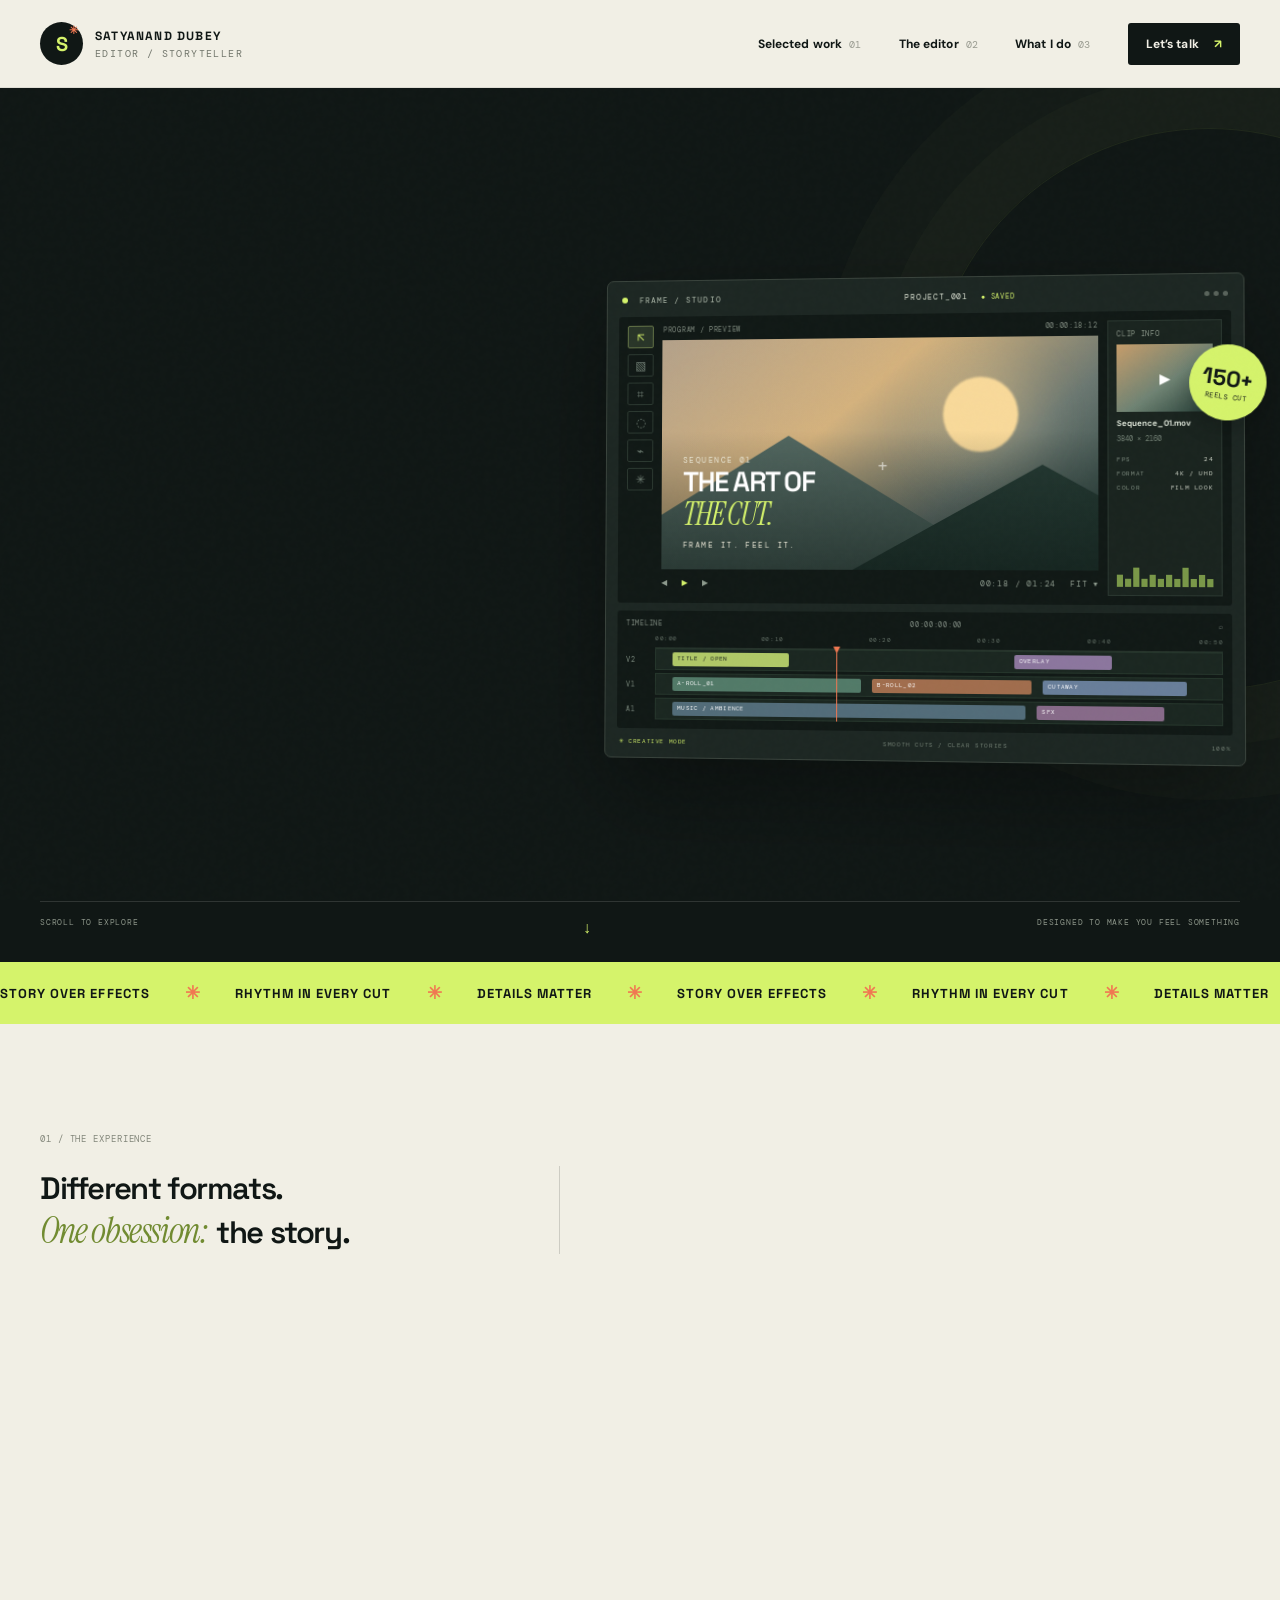
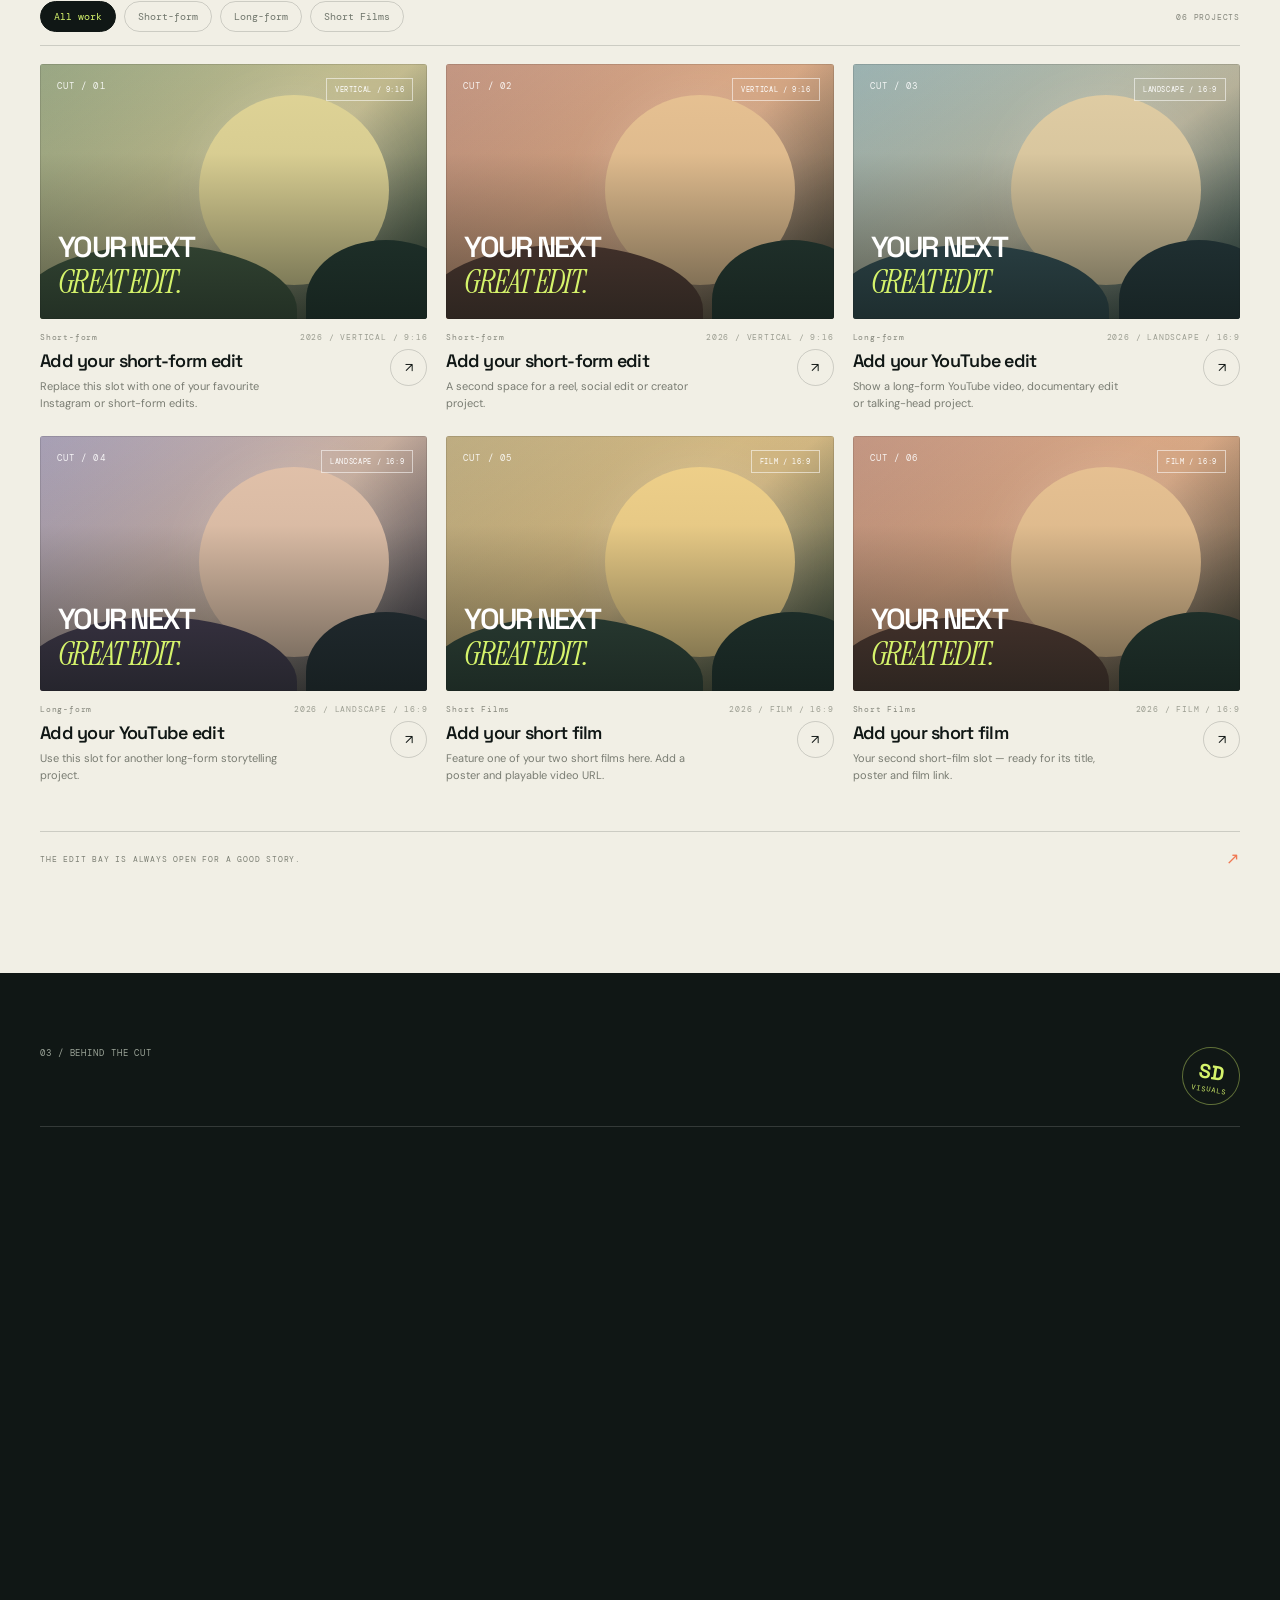
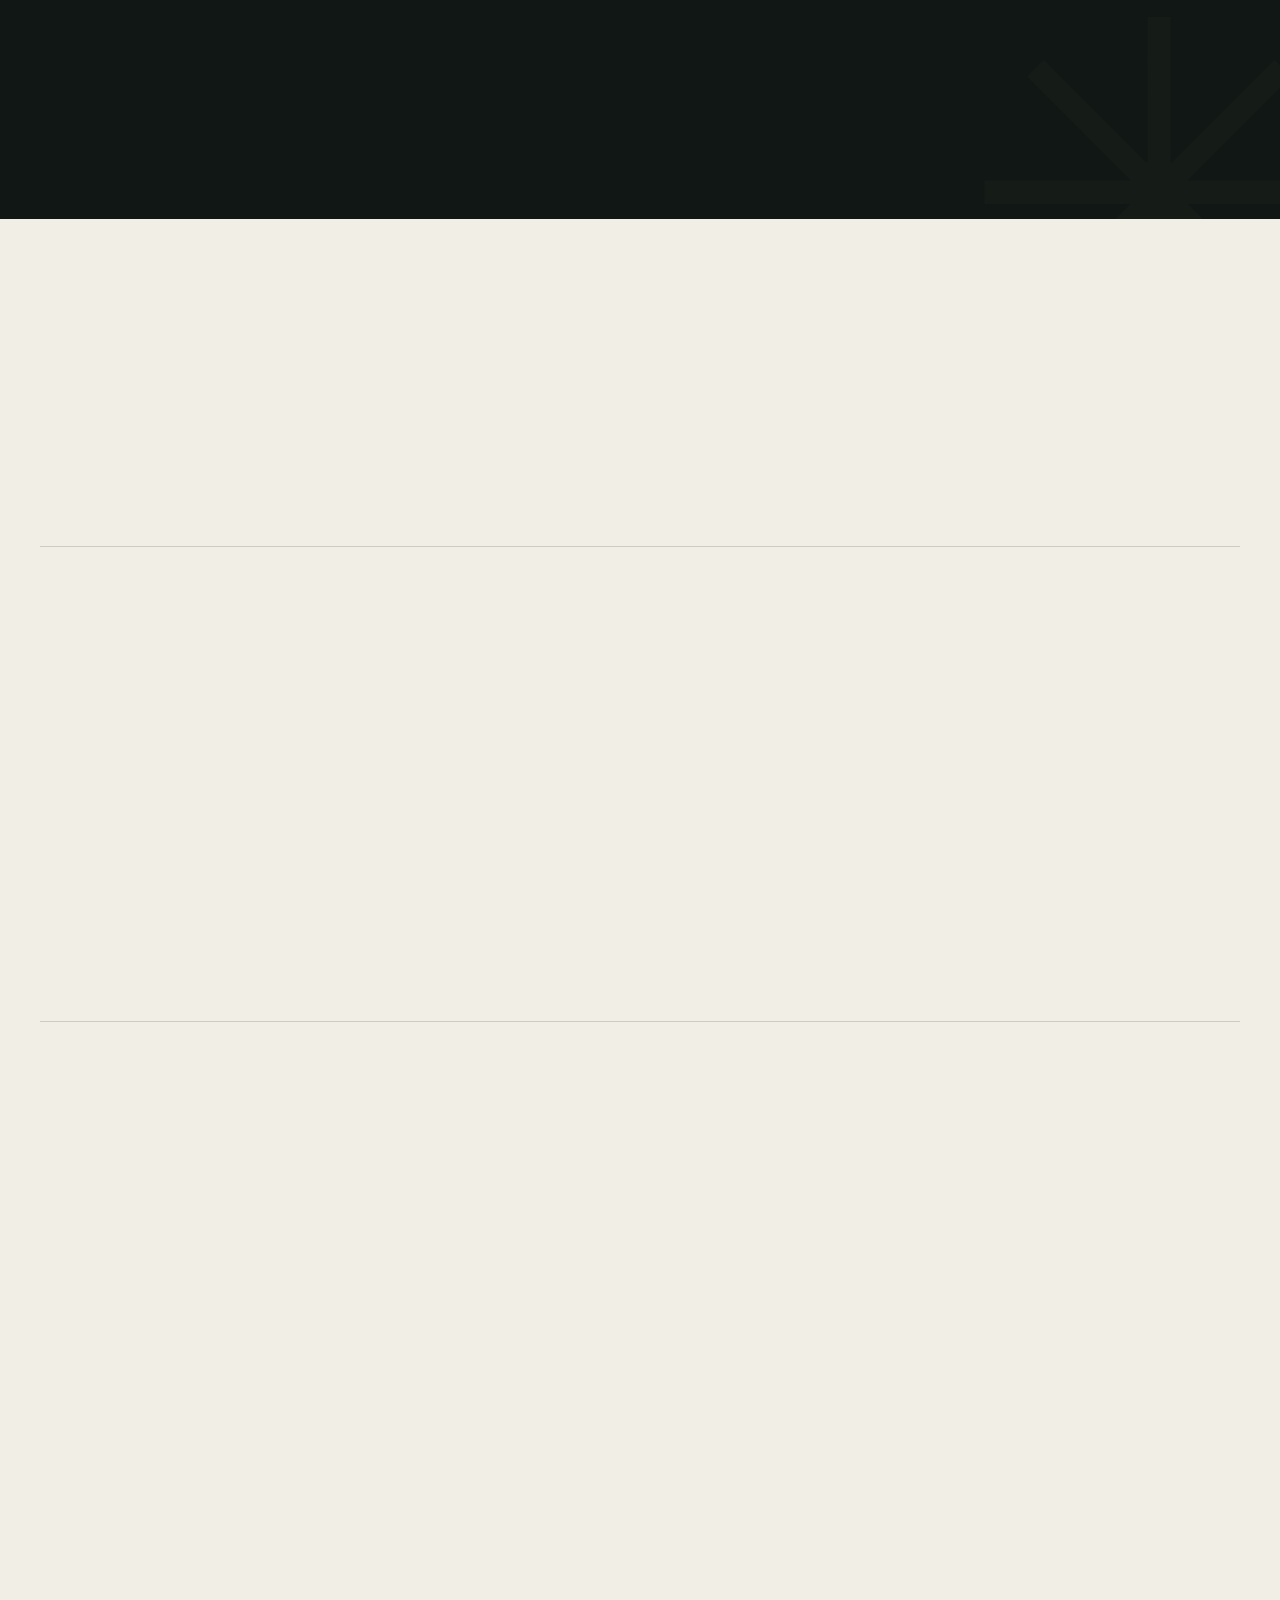
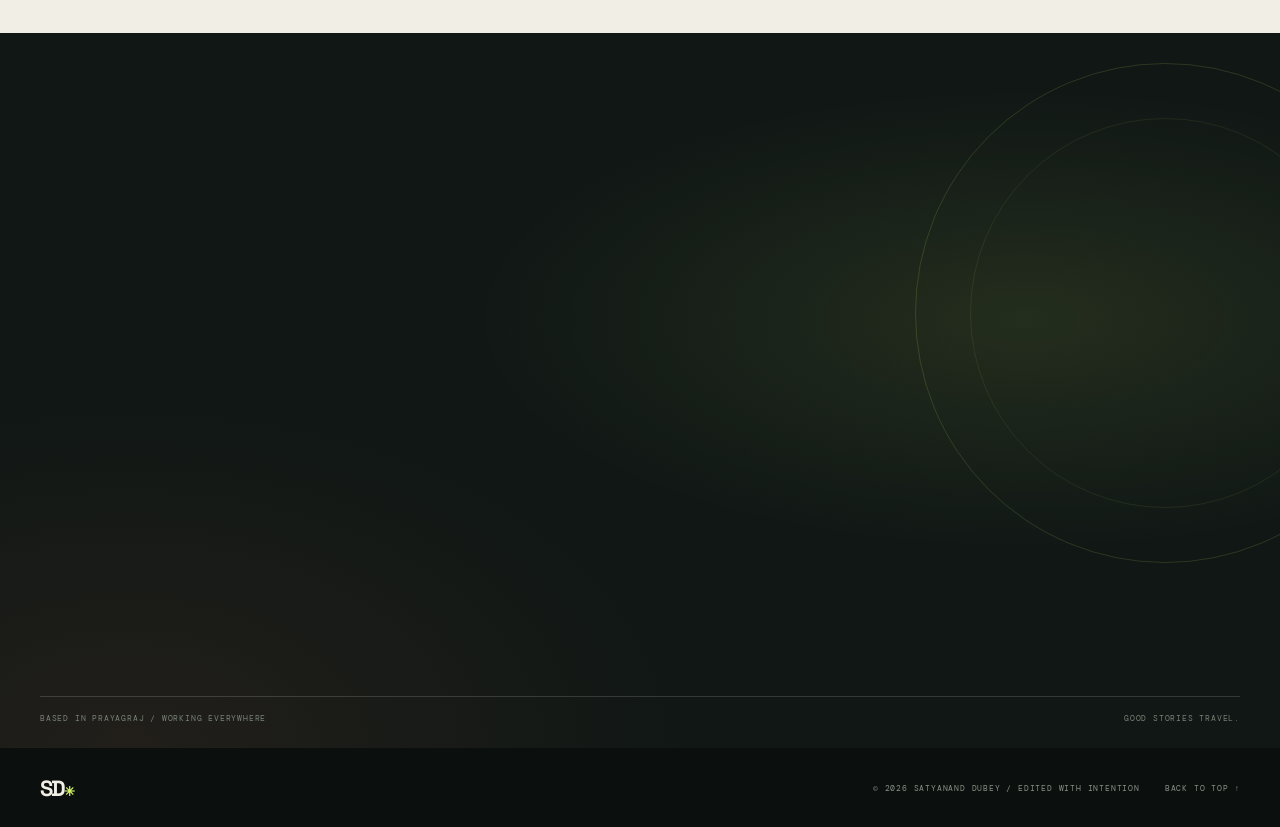
<file: index.html>
<!doctype html>
<html lang="en">
<head>
  <meta charset="utf-8" />
  <meta name="viewport" content="width=device-width, initial-scale=1" />
  <meta name="theme-color" content="#101715" />
  <meta name="description" content="Satyanand Dubey — video editor and visual storyteller. Short-form reels, YouTube edits and cinematic storytelling." />
  <meta property="og:title" content="Satyanand Dubey — Video Editor & Visual Storyteller" />
  <meta property="og:description" content="Cut with rhythm. Built around a story." />
  <title>Satyanand Dubey — Video Editor & Visual Storyteller</title>
  <link rel="icon" type="image/svg+xml" href="assets/favicon.svg" />
  <link rel="preconnect" href="https://fonts.googleapis.com" />
  <link rel="preconnect" href="https://fonts.gstatic.com" crossorigin />
  <link href="https://fonts.googleapis.com/css2?family=DM+Mono:wght@400;500&family=DM+Sans:wght@400;500;600;700;800&family=Instrument+Serif:ital@0;1&family=Space+Grotesk:wght@400;500;600;700&display=swap" rel="stylesheet" />
  <link rel="stylesheet" href="styles.css" />
  <script src="data/portfolio.js" defer></script>
  <script src="script.js" defer></script>
</head>
<body>
  <div class="page-progress" id="pageProgress"></div>
  <div class="noise" aria-hidden="true"></div>
  <header class="site-header" id="top">
    <a class="brand" href="#top" aria-label="Satyanand Dubey home">
      <span class="brand-mark">S<span>✳</span></span>
      <span class="brand-copy"><strong id="brandName">SATYANAND DUBEY</strong><small>EDITOR / STORYTELLER</small></span>
    </a>
    <button class="menu-toggle" id="menuToggle" aria-label="Open navigation" aria-expanded="false"><span></span><span></span></button>
    <nav class="nav-links" id="navLinks">
      <a href="#work">Selected work <i>01</i></a>
      <a href="#about">The editor <i>02</i></a>
      <a href="#services">What I do <i>03</i></a>
      <a class="nav-contact" href="#contact">Let’s talk <span>↗</span></a>
    </nav>
  </header>

  <main>
    <section class="hero" aria-labelledby="heroTitle">
      <div class="hero-main">
        <div class="hero-copy reveal">
          <p class="eyebrow"><span class="live-dot"></span><span id="availability">AVAILABLE FOR SELECT PROJECTS</span><span class="eyebrow-city" id="heroLocation">PRAYAGRAJ / INDIA</span></p>
          <p class="hero-pretitle">VIDEO EDITOR <b>✳</b> VISUAL STORYTELLER</p>
          <h1 id="heroTitle">Cut with rhythm.<br /><em>Built around</em><br />a story<span class="hero-period">.</span></h1>
          <p class="hero-intro" id="heroIntro">I turn raw footage into stories that move people — from scroll-stopping vertical edits to long-form films with a little more room to breathe.</p>
          <div class="hero-actions">
            <a class="button button-lime" href="#work">Explore the work <span>↘</span></a>
            <a class="underlined-link" href="#contact">Have a project? <span>↗</span></a>
          </div>
          <div class="hero-footline"><span>STORY FIRST / ALWAYS</span><span class="footline-rule"></span><span>24 FPS STATE OF MIND</span></div>
        </div>

        <div class="edit-suite reveal" aria-label="Decorative video editing timeline interface">
          <div class="suite-topbar"><div class="suite-brand"><span class="suite-dot"></span> FRAME / STUDIO</div><div class="suite-project">PROJECT_001 <span>● SAVED</span></div><div class="suite-window"><i></i><i></i><i></i></div></div>
          <div class="suite-workspace">
            <div class="suite-tools"><span class="tool-active">↖</span><span>▧</span><span>⌗</span><span>◌</span><span>⌁</span><span>✳</span></div>
            <div class="preview-monitor">
              <div class="monitor-meta"><span>PROGRAM / PREVIEW</span><span>00:00:18:12</span></div>
              <div class="preview-art">
                <div class="preview-sun"></div><div class="preview-mountain mountain-back"></div><div class="preview-mountain mountain-front"></div>
                <div class="preview-copy"><small>SEQUENCE 01</small><strong>THE ART OF<br /><em>THE CUT.</em></strong><span>FRAME IT. FEEL IT.</span></div>
                <div class="preview-crosshair">+</div>
              </div>
              <div class="monitor-controls"><span>◀</span><span class="monitor-play">▶</span><span>▶</span><span class="monitor-time">00:18 / 01:24</span><span>FIT ▾</span></div>
            </div>
            <div class="suite-side-panel"><span class="panel-heading">CLIP INFO</span><div class="clip-thumb"></div><b>Sequence_01.mov</b><small>3840 × 2160</small><div class="panel-data"><span>FPS</span><b>24</b><span>FORMAT</span><b>4K / UHD</b><span>COLOR</span><b>FILM LOOK</b></div><div class="audio-meter"><i></i><i></i><i></i><i></i><i></i><i></i><i></i><i></i><i></i><i></i><i></i><i></i></div></div>
          </div>
          <div class="timeline-area">
            <div class="timeline-toolbar"><span>TIMELINE</span><span>00:00:00:00</span><span>⌕</span></div>
            <div class="timeline-ruler"><span>00:00</span><span>00:10</span><span>00:20</span><span>00:30</span><span>00:40</span><span>00:50</span></div>
            <div class="timeline-tracks">
              <div class="track-label">V2</div><div class="track-lane"><span class="clip clip-title">TITLE / OPEN</span><span class="clip clip-overlay">OVERLAY</span></div>
              <div class="track-label">V1</div><div class="track-lane"><span class="clip clip-video">A-ROLL_01</span><span class="clip clip-video2">B-ROLL_02</span><span class="clip clip-video3">CUTAWAY</span></div>
              <div class="track-label">A1</div><div class="track-lane"><span class="clip clip-audio">MUSIC / AMBIENCE</span><span class="clip clip-audio2">SFX</span></div>
              <div class="playhead"><span></span></div>
            </div>
          </div>
          <div class="suite-status"><span>✳ CREATIVE MODE</span><span>SMOOTH CUTS / CLEAR STORIES</span><span>100%</span></div>
          <div class="suite-floating-tag">150+<small>REELS CUT</small></div>
        </div>
      </div>
      <div class="hero-bottom"><span>SCROLL TO EXPLORE</span><span class="hero-scroll">↓</span><span>DESIGNED TO MAKE YOU FEEL SOMETHING</span></div>
    </section>

    <section class="marquee" aria-label="Creative principles"><div class="marquee-track"><span>STORY OVER EFFECTS</span><b>✳</b><span>RHYTHM IN EVERY CUT</span><b>✳</b><span>DETAILS MATTER</span><b>✳</b><span>STORY OVER EFFECTS</span><b>✳</b><span>RHYTHM IN EVERY CUT</span><b>✳</b><span>DETAILS MATTER</span><b>✳</b></div></section>

    <section class="stats-section section-shell">
      <div class="stats-intro"><span class="section-index">01 / THE EXPERIENCE</span><p>Different formats.<br /><em>One obsession:</em> the story.</p></div>
      <div class="stats-grid" id="statsGrid"></div>
    </section>

    <section class="work-section section-shell" id="work">
      <div class="section-heading reveal"><div><span class="section-index">02 / SELECTED WORK</span><h2>Proof is in<br /><em>the playback.</em></h2></div><p class="section-note">A growing collection of edits, frames and stories. Choose a format and press play.</p></div>
      <div class="work-toolbar"><div class="filters" id="filterRow" aria-label="Filter projects"></div><span class="work-count" id="workCount">06 PROJECT SLOTS</span></div>
      <div class="project-grid" id="projectGrid"></div>
      <div class="work-note"><span>THE EDIT BAY IS ALWAYS OPEN FOR A GOOD STORY.</span><span>↗</span></div>
    </section>

    <section class="about-section" id="about">
      <div class="about-inner section-shell">
        <div class="about-top"><span class="section-index">03 / BEHIND THE CUT</span><span class="about-stamp">SD<br /><small>VISUALS</small></span></div>
        <div class="about-grid">
          <div class="about-headline reveal"><h2>Not just<br />a cut.<br /><em>A feeling.</em></h2><div class="about-side-note">THE BEST EDITS DON’T ASK FOR ATTENTION.<br />THEY EARN IT.</div></div>
          <div class="about-copy reveal"><p class="about-lead" id="aboutText">I’m Satyanand — a video editor who believes every cut should have a reason. I work across short-form content, long-form YouTube videos and short films, bringing together pacing, sound, mood and visual detail to make the story land.</p><p id="approachText">My process starts with the feeling behind the footage. Then I shape the structure, build the rhythm, refine the sound and polish the final frame — always keeping the audience and platform in mind.</p><div class="tools-wrap"><span class="mini-label">TOOLS I CREATE WITH</span><div class="tools-list" id="toolsList"></div></div></div>
        </div>
        <div class="agency-card reveal"><div class="agency-symbol">✳</div><div><span class="mini-label">COLLABORATION / CREATIVE EXPERIENCE</span><h3 id="agencyName">Quinreach Creative Marketing Agency</h3><p id="agencyLocation">Prayagraj, India</p></div><span class="agency-arrow">↗</span></div>
      </div>
    </section>

    <section class="services-section section-shell" id="services">
      <div class="section-heading reveal"><div><span class="section-index">04 / WHAT I DO</span><h2>Make it move.<br /><em>Make it matter.</em></h2></div><p class="section-note">The right edit doesn’t just look good. It gives the message a rhythm and a reason to stay.</p></div>
      <div class="service-list" id="serviceList"></div>
    </section>

    <section class="process-section section-shell">
      <div class="process-heading reveal"><span class="section-index">05 / THE EDITING PROCESS</span><h2>From raw clips<br />to <em>final feeling.</em></h2><p>Every project gets a clear flow. No random transitions for the sake of it.</p></div>
      <div class="process-steps">
        <article class="process-step reveal"><span>01</span><div class="step-icon">⌕</div><h3>Understand</h3><p>Brief, audience, platform and the feeling the video needs to leave behind.</p></article>
        <article class="process-step reveal"><span>02</span><div class="step-icon">▤</div><h3>Shape the story</h3><p>Footage selection, structure, hook and pacing — before the polish begins.</p></article>
        <article class="process-step reveal"><span>03</span><div class="step-icon">◉</div><h3>Build the edit</h3><p>Transitions, sound design, music, captions, colour and all the little details.</p></article>
        <article class="process-step reveal"><span>04</span><div class="step-icon">↗</div><h3>Deliver</h3><p>Review, refine and export in the right format, ready for its audience.</p></article>
      </div>
    </section>

    <section class="contact-section" id="contact">
      <div class="contact-orbit orbit-one"></div><div class="contact-orbit orbit-two"></div>
      <div class="contact-inner section-shell reveal"><span class="section-index">06 / GOT A STORY?</span><p class="contact-kicker">LET’S MAKE SOMETHING THAT STAYS.</p><h2>Have a vision?<br /><em>Let’s frame it.</em></h2><p class="contact-copy">Have footage, a channel, a brand or an idea taking shape? Let’s talk about the story you want to tell.</p>
        <div class="contact-actions"><a class="button button-lime" id="emailButton" href="mailto:dubeysatyam222201@gmail.com">Start a conversation <span>↗</span></a><a class="button button-outline" id="whatsappButton" href="https://wa.me/916389944594" target="_blank" rel="noreferrer">WhatsApp me <span>↗</span></a></div>
        <div class="contact-details"><a id="emailText" href="mailto:dubeysatyam222201@gmail.com">dubeysatyam222201@gmail.com</a><a id="phoneText" href="tel:+916389944594">+91 63899 4594</a><a id="instagramLink" href="https://www.instagram.com/visualssatyam/" target="_blank" rel="noreferrer">@visualssatyam ↗</a></div>
      </div>
      <div class="contact-bottom section-shell"><span>BASED IN PRAYAGRAJ / WORKING EVERYWHERE</span><span>GOOD STORIES TRAVEL.</span></div>
    </section>
  </main>

  <footer class="site-footer"><a class="footer-brand" href="#top">SD<span>✳</span></a><span>© <span id="year"></span> SATYANAND DUBEY / EDITED WITH INTENTION</span><a href="#top">BACK TO TOP ↑</a></footer>

  <div class="video-modal" id="videoModal" aria-hidden="true" role="dialog" aria-modal="true" aria-labelledby="modalTitle">
    <div class="modal-backdrop" data-close-modal></div>
    <div class="modal-panel"><div class="modal-top"><div><span class="mini-label">NOW PLAYING / PROJECT PREVIEW</span><h3 id="modalTitle">Project title</h3></div><button class="modal-close" id="modalClose" aria-label="Close video player">×</button></div><div class="modal-player" id="modalPlayer"></div><div class="modal-bottom"><span id="modalCategory">PROJECT CATEGORY</span><span>MADE WITH FEELING ✳</span></div></div>
  </div>
  <div class="toast" id="toast" role="status" aria-live="polite"></div>
</body>
</html>
</file>
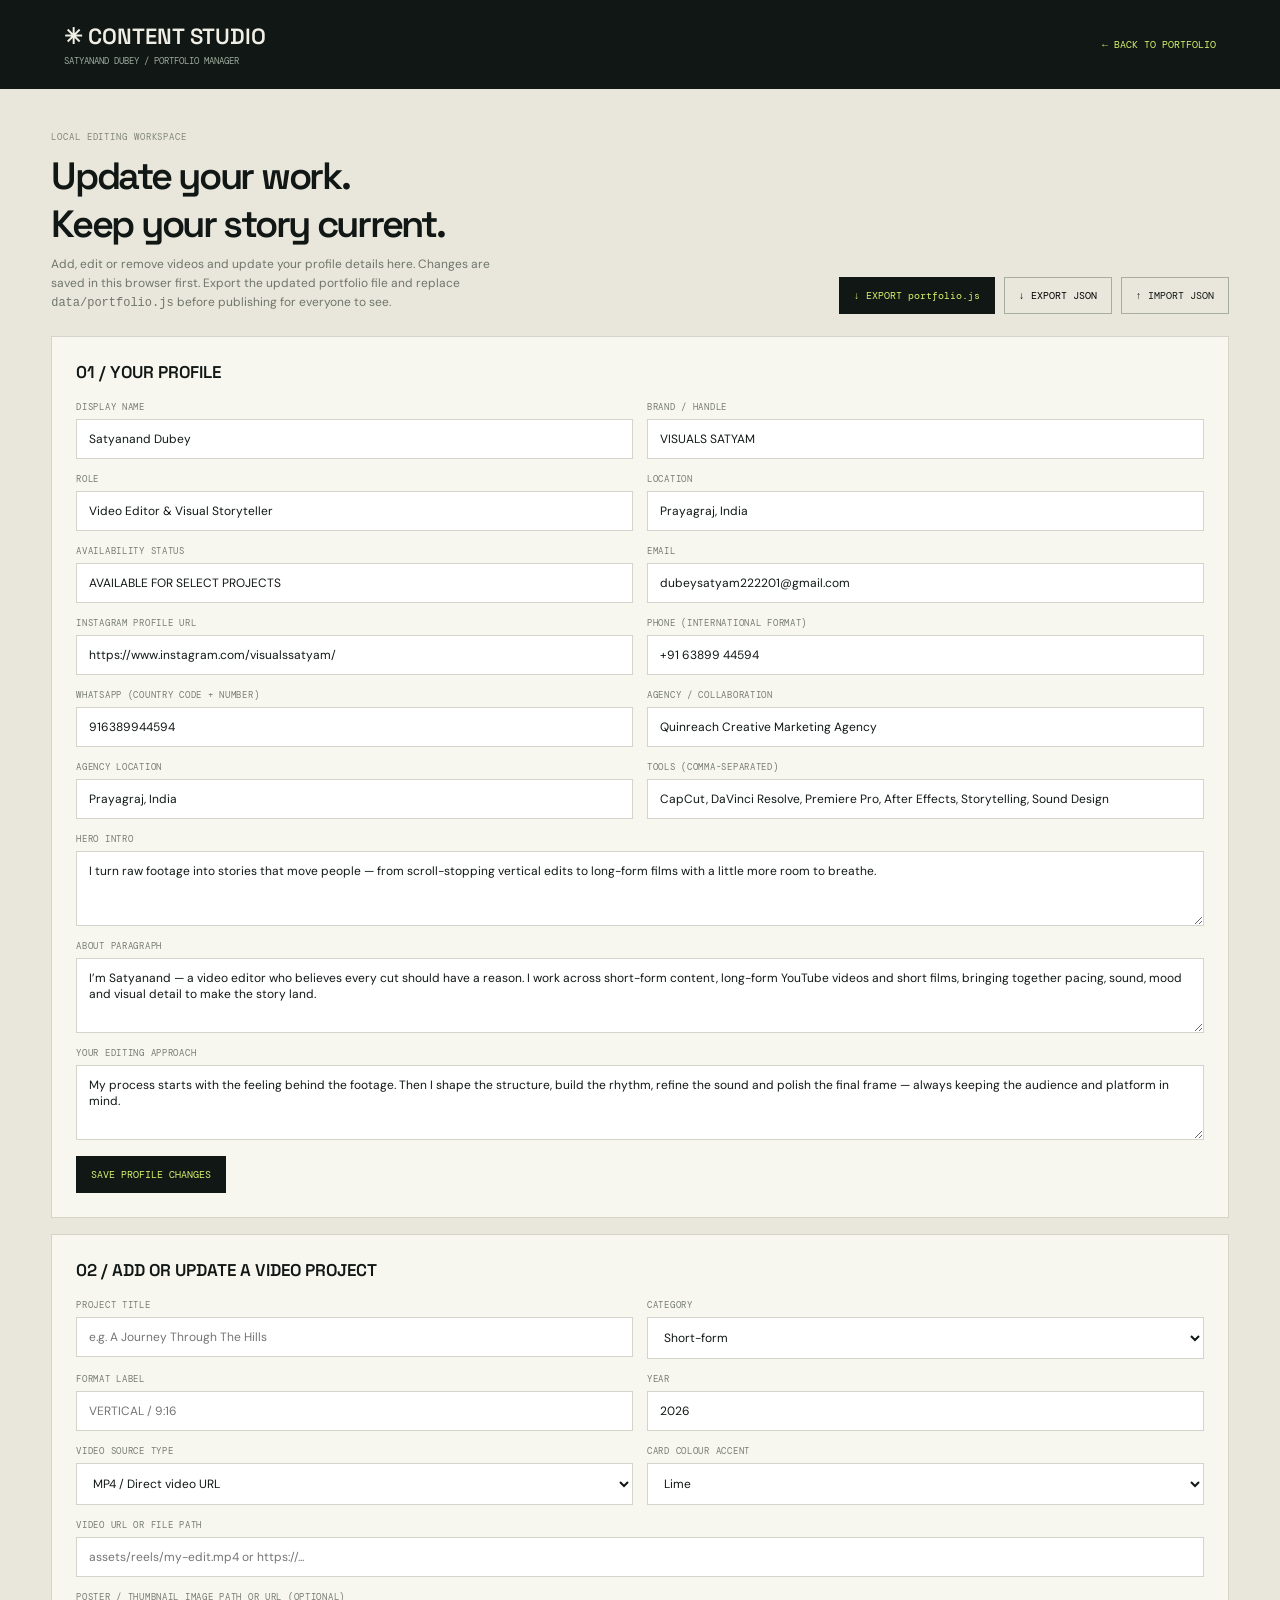
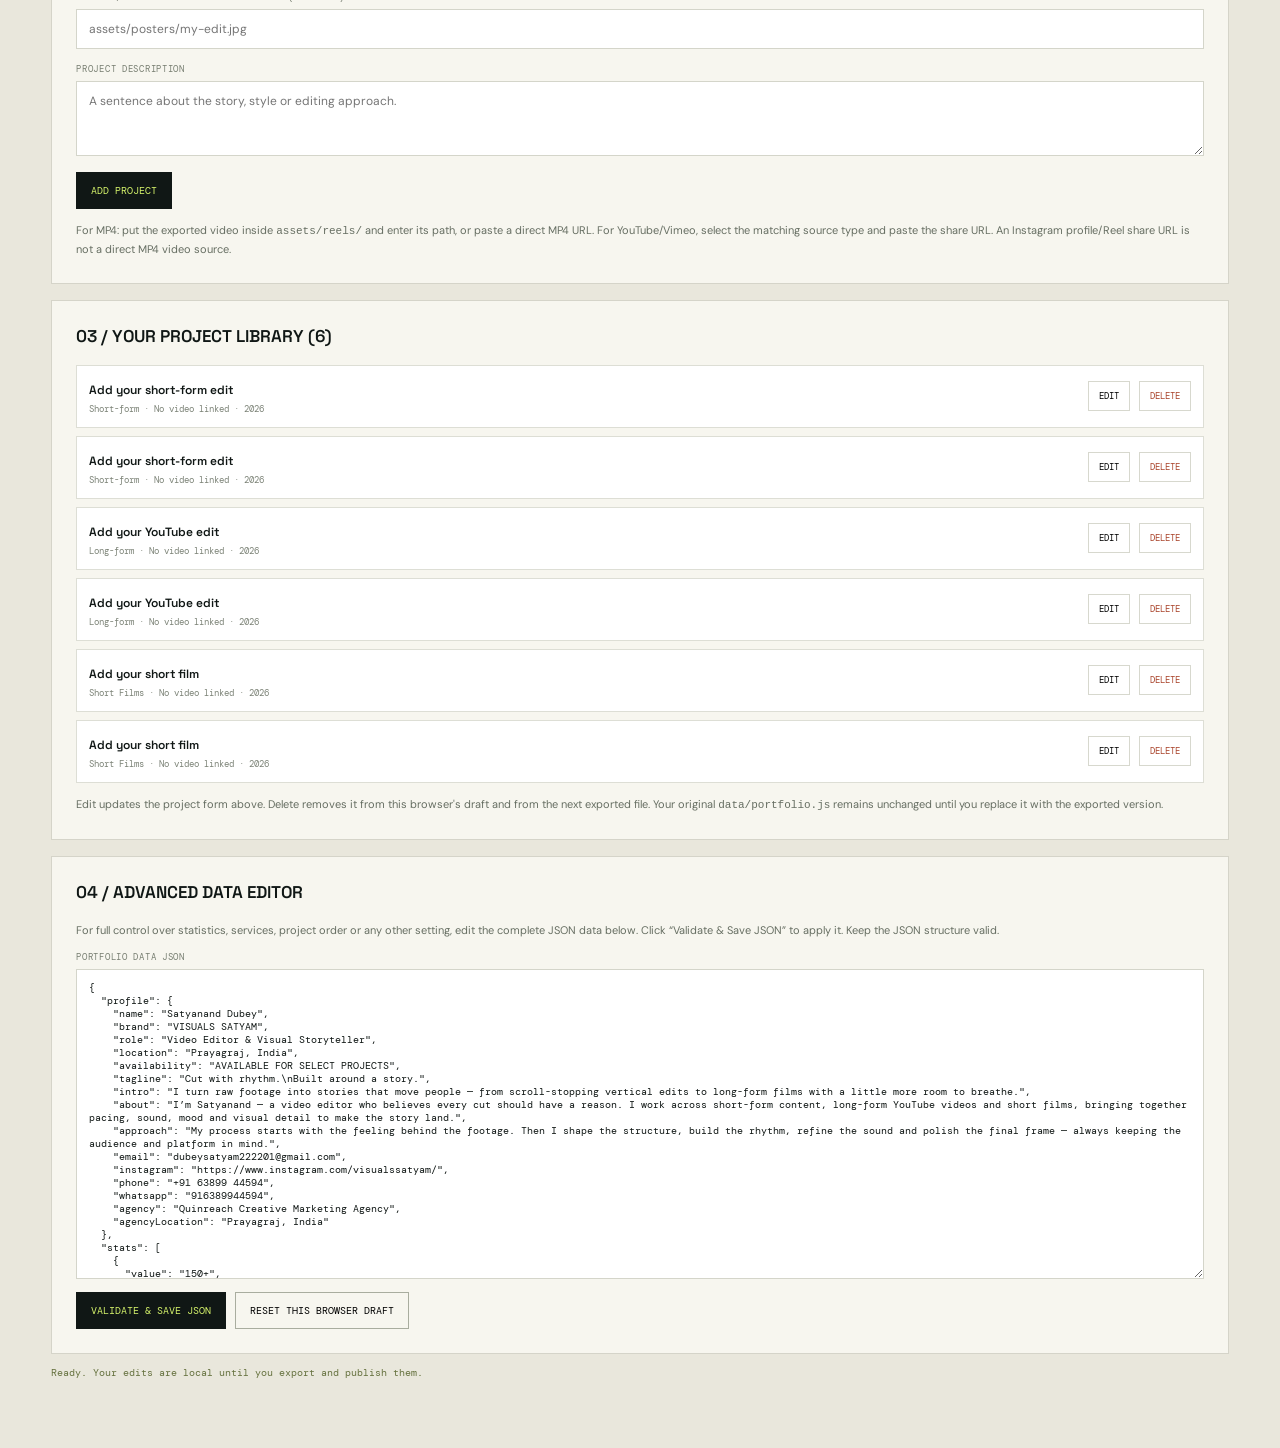
<file: studio.html>
<!doctype html>
<html lang="en">
<head>
  <meta charset="utf-8" />
  <meta name="viewport" content="width=device-width, initial-scale=1" />
  <meta name="theme-color" content="#101715" />
  <title>Content Studio — Satyanand Dubey Portfolio</title>
  <link rel="preconnect" href="https://fonts.googleapis.com" />
  <link rel="preconnect" href="https://fonts.gstatic.com" crossorigin />
  <link href="https://fonts.googleapis.com/css2?family=DM+Mono:wght@400;500&family=DM+Sans:wght@400;500;600;700&family=Space+Grotesk:wght@500;600;700&display=swap" rel="stylesheet" />
  <link rel="stylesheet" href="styles.css" />
  <script src="data/portfolio.js" defer></script>
  <script src="studio.js" defer></script>
</head>
<body class="studio-page">
  <header class="studio-header"><div><h1>✳ CONTENT STUDIO</h1><p>SATYANAND DUBEY / PORTFOLIO MANAGER</p></div><a href="index.html">← BACK TO PORTFOLIO</a></header>
  <main class="studio-wrap">
    <div class="studio-intro"><div><span class="section-index">LOCAL EDITING WORKSPACE</span><h2>Update your work.<br />Keep your story current.</h2><p>Add, edit or remove videos and update your profile details here. Changes are saved in this browser first. Export the updated portfolio file and replace <code>data/portfolio.js</code> before publishing for everyone to see.</p></div><div class="studio-actions"><button class="studio-btn primary" id="exportJs">↓ EXPORT portfolio.js</button><button class="studio-btn" id="exportJson">↓ EXPORT JSON</button><label class="studio-btn" for="importJson">↑ IMPORT JSON</label><input type="file" id="importJson" accept=".json,application/json" hidden /></div></div>

    <section class="studio-card"><h3>01 / YOUR PROFILE</h3><div class="studio-grid">
      <div class="studio-field"><label for="pName">DISPLAY NAME</label><input id="pName" /></div>
      <div class="studio-field"><label for="pBrand">BRAND / HANDLE</label><input id="pBrand" /></div>
      <div class="studio-field"><label for="pRole">ROLE</label><input id="pRole" /></div>
      <div class="studio-field"><label for="pLocation">LOCATION</label><input id="pLocation" /></div>
      <div class="studio-field"><label for="pAvailability">AVAILABILITY STATUS</label><input id="pAvailability" /></div>
      <div class="studio-field"><label for="pEmail">EMAIL</label><input id="pEmail" type="email" /></div>
      <div class="studio-field"><label for="pInstagram">INSTAGRAM PROFILE URL</label><input id="pInstagram" /></div>
      <div class="studio-field"><label for="pPhone">PHONE (INTERNATIONAL FORMAT)</label><input id="pPhone" /></div>
      <div class="studio-field"><label for="pWhatsapp">WHATSAPP (COUNTRY CODE + NUMBER)</label><input id="pWhatsapp" /></div>
      <div class="studio-field"><label for="pAgency">AGENCY / COLLABORATION</label><input id="pAgency" /></div>
      <div class="studio-field"><label for="pAgencyLocation">AGENCY LOCATION</label><input id="pAgencyLocation" /></div>
      <div class="studio-field"><label for="pTools">TOOLS (COMMA-SEPARATED)</label><input id="pTools" /></div>
      <div class="studio-field full"><label for="pIntro">HERO INTRO</label><textarea id="pIntro"></textarea></div>
      <div class="studio-field full"><label for="pAbout">ABOUT PARAGRAPH</label><textarea id="pAbout"></textarea></div>
      <div class="studio-field full"><label for="pApproach">YOUR EDITING APPROACH</label><textarea id="pApproach"></textarea></div>
    </div><div class="studio-actions" style="margin-top:16px"><button class="studio-btn primary" id="saveProfile">SAVE PROFILE CHANGES</button></div></section>

    <section class="studio-card"><h3>02 / ADD OR UPDATE A VIDEO PROJECT</h3><form id="projectForm"><input type="hidden" id="projectId" /><div class="studio-grid">
      <div class="studio-field"><label for="projectTitle">PROJECT TITLE</label><input id="projectTitle" required placeholder="e.g. A Journey Through The Hills" /></div>
      <div class="studio-field"><label for="projectCategory">CATEGORY</label><select id="projectCategory"><option>Short-form</option><option>Long-form</option><option>Short Films</option><option>Brand Film</option><option>Other</option></select></div>
      <div class="studio-field"><label for="projectFormat">FORMAT LABEL</label><input id="projectFormat" placeholder="VERTICAL / 9:16" /></div>
      <div class="studio-field"><label for="projectYear">YEAR</label><input id="projectYear" placeholder="2026" /></div>
      <div class="studio-field"><label for="projectType">VIDEO SOURCE TYPE</label><select id="projectType"><option value="mp4">MP4 / Direct video URL</option><option value="youtube">YouTube</option><option value="vimeo">Vimeo</option></select></div>
      <div class="studio-field"><label for="projectAccent">CARD COLOUR ACCENT</label><select id="projectAccent"><option value="lime">Lime</option><option value="coral">Coral</option><option value="blue">Blue</option><option value="violet">Violet</option><option value="gold">Gold</option></select></div>
      <div class="studio-field full"><label for="projectVideo">VIDEO URL OR FILE PATH</label><input id="projectVideo" placeholder="assets/reels/my-edit.mp4 or https://..." /></div>
      <div class="studio-field full"><label for="projectPoster">POSTER / THUMBNAIL IMAGE PATH OR URL (OPTIONAL)</label><input id="projectPoster" placeholder="assets/posters/my-edit.jpg" /></div>
      <div class="studio-field full"><label for="projectDescription">PROJECT DESCRIPTION</label><textarea id="projectDescription" placeholder="A sentence about the story, style or editing approach."></textarea></div>
    </div><div class="studio-actions" style="margin-top:16px"><button class="studio-btn primary" type="submit" id="saveProject">ADD PROJECT</button><button class="studio-btn" type="button" id="cancelEdit" hidden>CANCEL EDIT</button></div></form><p class="studio-help">For MP4: put the exported video inside <code>assets/reels/</code> and enter its path, or paste a direct MP4 URL. For YouTube/Vimeo, select the matching source type and paste the share URL. An Instagram profile/Reel share URL is not a direct MP4 video source.</p></section>

    <section class="studio-card"><h3>03 / YOUR PROJECT LIBRARY <span id="projectTotal"></span></h3><div class="studio-list" id="projectList"></div><p class="studio-help">Edit updates the project form above. Delete removes it from this browser's draft and from the next exported file. Your original <code>data/portfolio.js</code> remains unchanged until you replace it with the exported version.</p></section>

    <section class="studio-card"><h3>04 / ADVANCED DATA EDITOR</h3><p class="studio-help" style="margin:0 0 12px">For full control over statistics, services, project order or any other setting, edit the complete JSON data below. Click “Validate & Save JSON” to apply it. Keep the JSON structure valid.</p><div class="studio-field"><label for="rawData">PORTFOLIO DATA JSON</label><textarea id="rawData" spellcheck="false" style="min-height:310px;font-family:var(--mono);font-size:10px"></textarea></div><div class="studio-actions" style="margin-top:13px"><button class="studio-btn primary" id="applyJson">VALIDATE & SAVE JSON</button><button class="studio-btn" id="resetLocal">RESET THIS BROWSER DRAFT</button></div></section>
    <p class="studio-status" id="studioStatus" role="status">Ready. Your edits are local until you export and publish them.</p>
  </main>
</body>
</html>
</file>
<file: styles.css>
:root{--ink:#101715;--ink-2:#17221e;--paper:#f1efe5;--paper-2:#e7e4d8;--white:#fbfaf5;--lime:#d5f36b;--lime-dark:#b5d84b;--coral:#f07852;--muted:#85877c;--line:rgba(16,23,21,.16);--line-light:rgba(255,255,255,.15);--sans:'DM Sans',sans-serif;--display:'Space Grotesk',sans-serif;--serif:'Instrument Serif',serif;--mono:'DM Mono',monospace;--ease:cubic-bezier(.2,.75,.25,1)}
*{box-sizing:border-box}html{scroll-behavior:smooth;scroll-padding-top:90px}body{margin:0;background:var(--paper);color:var(--ink);font-family:var(--sans);-webkit-font-smoothing:antialiased}body.modal-open{overflow:hidden}a{color:inherit;text-decoration:none}button{font:inherit}.noise{position:fixed;inset:0;pointer-events:none;z-index:20;opacity:.035;background-image:url("data:image/svg+xml,%3Csvg viewBox='0 0 180 180' xmlns='http://www.w3.org/2000/svg'%3E%3Cfilter id='n'%3E%3CfeTurbulence type='fractalNoise' baseFrequency='.8' numOctaves='3' stitchTiles='stitch'/%3E%3C/filter%3E%3Crect width='100%25' height='100%25' filter='url(%23n)' opacity='.45'/%3E%3C/svg%3E")}.page-progress{position:fixed;left:0;top:0;height:3px;width:0;background:var(--lime);z-index:100;transition:width .08s linear}.section-shell{width:min(1240px,calc(100% - 80px));margin-inline:auto}.site-header{height:88px;padding:0 max(40px,calc((100vw - 1240px)/2));display:flex;align-items:center;justify-content:space-between;background:var(--paper);position:sticky;top:0;z-index:50;border-bottom:1px solid rgba(16,23,21,.08);transition:height .3s,background .3s}.site-header.is-scrolled{height:72px;background:rgba(241,239,229,.92);backdrop-filter:blur(15px)}.brand{display:flex;gap:12px;align-items:center}.brand-mark{height:43px;width:43px;border-radius:50%;background:var(--ink);color:var(--lime);display:grid;place-items:center;font:700 20px var(--display);position:relative}.brand-mark span{position:absolute;color:var(--coral);font-size:11px;right:5px;top:1px}.brand-copy{display:flex;flex-direction:column;gap:3px}.brand-copy strong{font:700 12px var(--display);letter-spacing:.1em}.brand-copy small{font:10px var(--mono);letter-spacing:.14em;color:#72766c}.nav-links{display:flex;align-items:center;gap:37px}.nav-links>a{font-size:12px;font-weight:700;letter-spacing:.01em;transition:color .2s}.nav-links>a:hover{color:#718b23}.nav-links i{font:10px var(--mono);color:#999b90;margin-left:4px;font-style:normal}.nav-links .nav-contact{background:var(--ink);color:var(--paper);padding:13px 18px;border-radius:3px}.nav-contact span{color:var(--lime);margin-left:12px}.menu-toggle{display:none;border:0;background:none;padding:8px}.hero{background:var(--ink);color:var(--paper);padding:72px max(40px,calc((100vw - 1240px)/2)) 24px;overflow:hidden;position:relative}.hero:before{content:"";position:absolute;width:560px;height:560px;border:1px solid rgba(213,243,107,.08);border-radius:50%;right:-210px;top:40px;box-shadow:0 0 0 55px rgba(213,243,107,.018),0 0 0 110px rgba(213,243,107,.014)}.hero-main{display:grid;grid-template-columns:.88fr 1.12fr;gap:55px;align-items:center;max-width:1240px;margin:auto;min-height:610px;position:relative;z-index:1}.hero-copy{padding:8px 0 36px}.eyebrow,.hero-pretitle,.section-index,.mini-label,.work-count,.work-note,.hero-footline,.hero-bottom,.suite-topbar,.suite-status,.monitor-meta,.monitor-controls,.timeline-toolbar,.timeline-ruler,.track-label,.panel-heading,.panel-data,.modal-bottom,.contact-kicker,.contact-bottom,.site-footer{font-family:var(--mono);letter-spacing:.1em}.eyebrow{font-size:9px;color:#c4c8b9;display:flex;align-items:center;gap:9px;margin:0 0 34px}.live-dot{height:7px;width:7px;border-radius:50%;background:var(--lime);box-shadow:0 0 0 5px rgba(213,243,107,.1);animation:pulse 2s infinite}.eyebrow-city{margin-left:auto;color:#777f72}.hero-pretitle{font-size:10px;color:var(--lime);margin:0 0 18px}.hero-pretitle b{color:var(--coral);margin:0 7px}.hero h1{font:600 clamp(57px,7vw,98px)/.92 var(--display);letter-spacing:-.075em;margin:0;max-width:720px}.hero h1 em,.section-heading h2 em,.about-headline h2 em,.process-heading h2 em,.contact-inner h2 em{font-family:var(--serif);font-weight:400;letter-spacing:-.045em;color:var(--lime)}.hero-period{color:var(--coral)}.hero-intro{font-size:15px;line-height:1.75;color:#b8beb3;max-width:430px;margin:29px 0 27px}.hero-actions{display:flex;align-items:center;gap:26px}.button{display:inline-flex;align-items:center;justify-content:space-between;gap:25px;min-height:49px;padding:0 18px;font-size:12px;font-weight:800;border-radius:3px;transition:transform .25s var(--ease),background .25s,color .25s}.button:hover{transform:translateY(-3px)}.button span{font-size:17px}.button-lime{background:var(--lime);color:var(--ink)}.button-lime:hover{background:#e2ff88}.underlined-link{font-size:11px;color:#e4e6d9;border-bottom:1px solid #777e71;padding:0 0 7px}.underlined-link span{color:var(--lime);margin-left:12px}.hero-footline{display:flex;gap:13px;align-items:center;font-size:8px;color:#758076;margin-top:72px}.footline-rule{height:1px;width:40px;background:#59655d}.edit-suite{position:relative;background:#1d2723;border:1px solid #39433c;padding:12px;border-radius:7px;box-shadow:0 35px 90px rgba(0,0,0,.32);transform:perspective(1200px) rotateY(-4deg) rotateX(1deg);animation:suite-enter 1s .1s both;min-width:0}.suite-topbar{height:24px;display:flex;align-items:center;justify-content:space-between;padding:0 3px 10px;font-size:8px;color:#98a396}.suite-brand{font-weight:500;letter-spacing:.13em}.suite-dot{display:inline-block;width:6px;height:6px;background:var(--lime);border-radius:50%;margin-right:6px}.suite-project{color:#dce2d3}.suite-project span{color:var(--lime);font-size:7px;margin-left:7px}.suite-window{display:flex;gap:4px}.suite-window i{height:5px;width:5px;border-radius:50%;background:#59635b}.suite-workspace{display:grid;grid-template-columns:27px minmax(0,1fr) 112px;gap:9px;background:#111916;padding:9px;border-radius:3px}.suite-tools{display:flex;flex-direction:column;gap:6px}.suite-tools span{height:23px;display:grid;place-items:center;color:#728076;font-size:12px;border:1px solid #2b3830;border-radius:2px}.suite-tools .tool-active{color:var(--lime);border-color:#647447;background:#293528}.preview-monitor{min-width:0}.monitor-meta{font-size:7px;color:#7f8a7f;display:flex;justify-content:space-between;padding:0 1px 6px}.preview-art{height:233px;overflow:hidden;position:relative;background:linear-gradient(140deg,#b3a18a 0%,#d4b27d 38%,#6a7771 68%,#1e3733 100%)}.preview-art:after{content:"";position:absolute;inset:0;background:linear-gradient(0deg,rgba(9,20,17,.55),transparent 60%)}.preview-sun{position:absolute;width:75px;height:75px;background:#f8d99a;border-radius:50%;right:18%;top:17%;filter:blur(1px);box-shadow:0 0 50px 20px rgba(247,216,154,.23)}.preview-mountain{position:absolute;bottom:0;width:0;height:0;border-left:220px solid transparent;border-right:220px solid transparent}.mountain-back{left:-90px;border-bottom:135px solid #526760}.mountain-front{right:-135px;border-bottom:105px solid #263b34;border-left-width:190px;border-right-width:190px}.preview-copy{position:absolute;bottom:20px;left:22px;z-index:2;display:flex;flex-direction:column;gap:5px}.preview-copy small,.preview-copy span{font:8px var(--mono);letter-spacing:.18em;color:#e9e6d5}.preview-copy strong{font:600 clamp(20px,2.2vw,34px)/.87 var(--display);letter-spacing:-.06em;color:#fff}.preview-copy em{font:italic 400 1.15em var(--serif);color:var(--lime)}.preview-crosshair{position:absolute;z-index:2;top:50%;left:50%;color:rgba(255,255,255,.6);font:18px var(--mono)}.monitor-controls{height:25px;display:flex;align-items:center;gap:14px;color:#8e9b8e;font-size:8px}.monitor-play{color:var(--lime)}.monitor-time{margin-left:auto}.suite-side-panel{background:#1a241f;border:1px solid #2a3730;padding:8px;display:flex;flex-direction:column;gap:6px;min-width:0}.panel-heading{font-size:7px;color:#889487}.clip-thumb{height:67px;background:linear-gradient(145deg,#c69d6a,#6f8373 55%,#223b34);position:relative}.clip-thumb:after{content:"▶";position:absolute;inset:0;display:grid;place-items:center;color:white;font-size:14px}.suite-side-panel>b{font-size:8px;color:#dce4d7;white-space:nowrap;overflow:hidden;text-overflow:ellipsis}.suite-side-panel>small{font:7px var(--mono);color:#748276}.panel-data{display:grid;grid-template-columns:1fr 1fr;gap:6px 2px;font-size:6px;color:#829084;margin-top:6px}.panel-data b{color:#d3d9cc;text-align:right;font-weight:400}.audio-meter{height:20px;display:flex;align-items:end;gap:2px;margin-top:auto}.audio-meter i{width:7px;background:#a2c95b;height:var(--h,60%);opacity:.7}.audio-meter i:nth-child(3n){--h:95%}.audio-meter i:nth-child(2n){--h:40%}.timeline-area{background:#111916;margin-top:8px;padding:8px 9px 9px;border-radius:3px;position:relative}.timeline-toolbar{display:flex;justify-content:space-between;color:#7f8b80;font-size:7px;margin-bottom:7px}.timeline-ruler{display:flex;justify-content:space-between;margin-left:30px;color:#647167;font-size:6px;padding-bottom:5px;border-bottom:1px solid #26332b}.timeline-tracks{display:grid;grid-template-columns:26px 1fr;grid-template-rows:repeat(3,22px);gap:3px 4px;position:relative}.track-label{font-size:7px;color:#7a887c;display:flex;align-items:center}.track-lane{position:relative;background:#1b2721;border:1px solid #25352b;overflow:hidden}.clip{position:absolute;height:14px;top:3px;border-radius:2px;padding:2px 5px;font:6px var(--mono);letter-spacing:.05em;white-space:nowrap;overflow:hidden}.clip-title{left:3%;width:21%;background:#b0c867;color:#172018}.clip-overlay{left:64%;width:17%;background:#8c769e;color:white}.clip-video{left:3%;width:34%;background:#527a68;color:#fff}.clip-video2{left:39%;width:28%;background:#a16d4d;color:white}.clip-video3{left:69%;width:25%;background:#687e9a;color:white}.clip-audio{left:3%;width:63%;background:#526c79;color:white}.clip-audio2{left:68%;width:22%;background:#876a89;color:white}.playhead{position:absolute;left:36%;top:-3px;bottom:0;width:1px;background:var(--coral);z-index:5;animation:playhead 7s linear infinite alternate}.playhead span{position:absolute;top:0;left:-3px;width:7px;height:7px;background:var(--coral);clip-path:polygon(0 0,100% 0,50% 100%)}.suite-status{display:flex;justify-content:space-between;padding:9px 2px 0;color:#758276;font-size:6px}.suite-status span:first-child{color:var(--lime)}.suite-floating-tag{position:absolute;right:-22px;top:70px;background:var(--lime);color:var(--ink);width:75px;height:75px;border-radius:50%;display:flex;flex-direction:column;justify-content:center;align-items:center;font:700 22px var(--display);box-shadow:0 8px 20px rgba(0,0,0,.18);transform:rotate(8deg)}.suite-floating-tag small{font:7px var(--mono);letter-spacing:.08em}.hero-bottom{max-width:1240px;margin:24px auto 0;border-top:1px solid rgba(255,255,255,.13);padding-top:15px;display:flex;justify-content:space-between;color:#8c9589;font-size:8px}.hero-scroll{color:var(--lime);font-size:16px;animation:bob 1.5s infinite}.marquee{height:62px;background:var(--lime);display:flex;align-items:center;overflow:hidden;color:var(--ink)}.marquee-track{display:flex;align-items:center;gap:35px;white-space:nowrap;min-width:max-content;animation:marquee 30s linear infinite}.marquee-track span{font:700 13px var(--display);letter-spacing:.08em}.marquee-track b{font-size:18px;color:var(--coral)}.stats-section{padding-top:102px;padding-bottom:94px;display:grid;grid-template-columns:.8fr 1.2fr;gap:65px;align-items:end}.section-index{font-size:9px;color:#82867a}.stats-intro p{font:600 31px/1.14 var(--display);letter-spacing:-.045em;margin:24px 0 0}.stats-intro p em{font:italic 400 1.16em var(--serif);color:#718b31}.stats-grid{display:grid;grid-template-columns:repeat(3,1fr);border-left:1px solid var(--line)}.stat{padding:2px 25px 0;border-right:1px solid var(--line)}.stat strong{display:block;font:600 clamp(42px,5vw,65px)/1 var(--display);letter-spacing:-.07em}.stat span{display:block;margin-top:10px;font:9px var(--mono);letter-spacing:.11em;text-transform:uppercase;color:#75796f}.work-section{padding-top:38px;padding-bottom:104px}.section-heading{display:flex;justify-content:space-between;align-items:end;gap:35px}.section-heading h2,.process-heading h2{font:600 clamp(43px,5.2vw,69px)/.98 var(--display);letter-spacing:-.07em;margin:20px 0 0}.section-heading h2 em,.process-heading h2 em{color:#7b963b}.section-note{font-size:13px;line-height:1.8;max-width:310px;color:#71766b;margin:0 0 5px}.work-toolbar{display:flex;justify-content:space-between;align-items:center;margin:44px 0 18px;border-bottom:1px solid var(--line);padding-bottom:13px}.filters{display:flex;gap:8px;flex-wrap:wrap}.filter-btn{border:1px solid var(--line);background:transparent;padding:8px 13px;border-radius:30px;font:10px var(--mono);color:#70766c;cursor:pointer;transition:all .2s}.filter-btn:hover,.filter-btn.active{background:var(--ink);border-color:var(--ink);color:var(--lime)}.work-count{font-size:8px;color:#85877c}.project-grid{display:grid;grid-template-columns:repeat(3,1fr);gap:25px 19px}.project-card{min-width:0;cursor:pointer;animation:card-in .6s var(--ease) both}.project-card.is-hidden{display:none}.project-visual{height:255px;position:relative;overflow:hidden;background:var(--card-bg,#c5b99e);border-radius:3px;isolation:isolate;transition:transform .45s var(--ease)}.project-card:hover .project-visual{transform:translateY(-5px)}.project-visual:before{content:"";position:absolute;inset:0;background:linear-gradient(145deg,rgba(255,255,255,.16),transparent 40%,rgba(0,0,0,.28));z-index:-1}.project-visual:after{content:"";position:absolute;inset:0;border:1px solid rgba(16,23,21,.12);pointer-events:none}.visual-shape{position:absolute;border-radius:50%;filter:blur(.2px);transition:transform .7s var(--ease)}.project-card:hover .visual-shape{transform:scale(1.12) rotate(9deg)}.visual-shape.one{width:190px;height:190px;right:10%;top:12%;background:var(--shape-one,rgba(238,222,167,.9));box-shadow:0 0 55px rgba(255,255,255,.15)}.visual-shape.two{width:280px;height:130px;left:-6%;bottom:-22%;border-radius:50% 50% 0 0;background:var(--shape-two,rgba(32,61,52,.85))}.visual-shape.three{width:160px;height:120px;right:-10%;bottom:-16%;border-radius:50% 50% 0 0;background:var(--shape-three,rgba(31,48,44,.55))}.poster-image{position:absolute;inset:0;width:100%;height:100%;object-fit:cover;z-index:-1}.visual-vignette{position:absolute;inset:0;background:linear-gradient(180deg,rgba(11,18,15,.02),rgba(11,18,15,.06) 35%,rgba(11,18,15,.58));}.visual-index{position:absolute;top:16px;left:17px;font:9px var(--mono);letter-spacing:.12em;color:rgba(255,255,255,.88)}.visual-format{position:absolute;top:14px;right:14px;border:1px solid rgba(255,255,255,.55);color:white;padding:6px 8px;font:7px var(--mono);letter-spacing:.09em;backdrop-filter:blur(8px)}.visual-title{position:absolute;left:18px;right:18px;bottom:16px;color:white;font:600 clamp(21px,2.3vw,29px)/.96 var(--display);letter-spacing:-.06em}.visual-title em{font:italic 400 1.1em var(--serif);color:var(--lime)}.project-card[data-accent="coral"] .project-visual{--card-bg:linear-gradient(135deg,#bc866e,#e3b18c 56%,#5b594a);--shape-one:#edc696;--shape-two:#5d4038;--shape-three:#283d36}.project-card[data-accent="blue"] .project-visual{--card-bg:linear-gradient(145deg,#8ca8a7,#c9c3a9 55%,#3c6260);--shape-one:#e6d2a8;--shape-two:#38545b;--shape-three:#293d42}.project-card[data-accent="violet"] .project-visual{--card-bg:linear-gradient(135deg,#9a91ab,#d3b8a7 55%,#4a4959);--shape-one:#e7c6ae;--shape-two:#4b4057;--shape-three:#29333b}.project-card[data-accent="gold"] .project-visual{--card-bg:linear-gradient(140deg,#b6a16d,#dfc28a 54%,#455d4d);--shape-one:#f5d58d;--shape-two:#354b40;--shape-three:#253a35}.project-card[data-accent="lime"] .project-visual{--card-bg:linear-gradient(140deg,#8a9a70,#d1c899 54%,#3b584a);--shape-one:#e5d99a;--shape-two:#445a42;--shape-three:#263c34}.project-topline{display:flex;justify-content:space-between;align-items:center;padding:13px 0 7px;font:8px var(--mono);letter-spacing:.1em;color:#85877c}.project-topline span:last-child{color:#9c9e92}.project-info{display:flex;justify-content:space-between;align-items:start;gap:15px}.project-info h3{font:600 18px var(--display);letter-spacing:-.04em;margin:0}.project-info p{font-size:11px;line-height:1.5;color:#797c72;margin:6px 0 0;max-width:270px}.project-play{width:37px;height:37px;flex:0 0 37px;border:1px solid var(--line);border-radius:50%;display:grid;place-items:center;color:var(--ink);transition:all .25s}.project-card:hover .project-play{background:var(--lime);border-color:var(--lime);transform:rotate(45deg)}.project-play span{font-size:13px}.work-note{display:flex;justify-content:space-between;align-items:center;border-top:1px solid var(--line);padding-top:16px;margin-top:48px;color:#7d8075;font-size:8px}.work-note span:last-child{color:var(--coral);font-size:16px}.about-section{background:var(--ink);color:var(--paper);padding:74px 0 82px;position:relative;overflow:hidden}.about-section:after{content:"✳";position:absolute;right:-80px;bottom:-225px;font-size:480px;color:rgba(213,243,107,.025);line-height:1}.about-top{display:flex;justify-content:space-between;align-items:start;border-bottom:1px solid var(--line-light);padding-bottom:21px}.about-top .section-index{color:#9ba498}.about-stamp{border:1px solid rgba(213,243,107,.4);color:var(--lime);width:58px;height:58px;border-radius:50%;display:flex;justify-content:center;align-items:center;flex-direction:column;font:700 20px var(--display);transform:rotate(9deg)}.about-stamp small{font:7px var(--mono);letter-spacing:.15em}.about-grid{display:grid;grid-template-columns:1fr 1fr;gap:10%;padding:63px 0 56px}.about-headline h2{font:600 clamp(59px,7.4vw,100px)/.88 var(--display);letter-spacing:-.085em;margin:0}.about-headline h2 em{color:var(--lime)}.about-side-note{margin-top:50px;font:8px/1.9 var(--mono);letter-spacing:.13em;color:#7d887e}.about-copy{padding-top:10px;max-width:510px}.about-copy p{font-size:13px;line-height:1.85;color:#abb4a8;margin:0 0 20px}.about-copy .about-lead{font-size:18px;line-height:1.6;color:#f1f0e6}.tools-wrap{border-top:1px solid var(--line-light);padding-top:19px;margin-top:28px}.mini-label{font-size:8px;color:#8b978b}.tools-list{display:flex;gap:7px;flex-wrap:wrap;margin-top:15px}.tool-chip{font:9px var(--mono);color:#dce3d6;border:1px solid #3b4940;padding:9px 11px;border-radius:2px}.agency-card{position:relative;display:flex;align-items:center;gap:22px;padding:24px 27px;border:1px solid #3a493e;background:rgba(255,255,255,.025);max-width:720px;margin-left:auto}.agency-symbol{height:47px;width:47px;flex:0 0 47px;border-radius:50%;display:grid;place-items:center;background:var(--lime);color:var(--ink);font-size:22px}.agency-card h3{font:600 18px var(--display);margin:7px 0 3px}.agency-card p{font-size:11px;color:#96a093;margin:0}.agency-arrow{margin-left:auto;color:var(--lime);font-size:21px}.services-section{padding-top:108px;padding-bottom:105px}.service-list{margin-top:48px;border-top:1px solid var(--line)}.service-row{display:grid;grid-template-columns:70px 1fr 1.1fr 150px 22px;gap:20px;align-items:center;padding:27px 3px;border-bottom:1px solid var(--line);transition:padding .3s var(--ease),background .3s}.service-row:hover{padding-left:14px;padding-right:14px;background:rgba(213,243,107,.12)}.service-number{font:10px var(--mono);color:#85877c}.service-row h3{font:600 22px var(--display);letter-spacing:-.045em;margin:0}.service-row p{font-size:11px;line-height:1.7;color:#74796e;margin:0;max-width:385px}.service-tag{font:8px var(--mono);letter-spacing:.08em;color:#829343;justify-self:end}.service-arrow{font-size:19px;color:var(--coral);justify-self:end;transition:transform .2s}.service-row:hover .service-arrow{transform:translate(3px,-3px)}.process-section{padding:81px 0 108px;border-top:1px solid var(--line)}.process-heading{display:grid;grid-template-columns:1fr 1fr;column-gap:40px;align-items:end}.process-heading .section-index{grid-column:1/-1}.process-heading h2{margin-top:20px}.process-heading p{font-size:12px;line-height:1.8;color:#73786d;max-width:280px;margin:0 0 5px}.process-steps{display:grid;grid-template-columns:repeat(4,1fr);gap:13px;margin-top:49px}.process-step{padding:21px 19px 25px;border:1px solid var(--line);min-height:210px;position:relative;transition:transform .3s,background .3s}.process-step:hover{transform:translateY(-5px);background:rgba(255,255,255,.42)}.process-step>span{font:9px var(--mono);color:#898d81}.step-icon{width:34px;height:34px;display:grid;place-items:center;background:var(--lime);border-radius:50%;font-size:17px;margin:21px 0 15px}.process-step h3{font:600 17px var(--display);margin:0 0 9px}.process-step p{font-size:10px;line-height:1.65;color:#73786d;margin:0}.contact-section{background:var(--ink);color:var(--paper);padding:94px 0 25px;position:relative;overflow:hidden}.contact-section:before{content:"";position:absolute;inset:0;background:radial-gradient(ellipse at 80% 40%,rgba(213,243,107,.1),transparent 38%),radial-gradient(ellipse at 10% 100%,rgba(240,120,82,.08),transparent 35%);pointer-events:none}.contact-orbit{position:absolute;border:1px solid rgba(213,243,107,.14);border-radius:50%;width:500px;height:500px;right:-135px;top:30px}.orbit-two{width:390px;height:390px;right:-80px;top:85px;border-color:rgba(213,243,107,.08)}.contact-inner{position:relative;z-index:1}.contact-inner .section-index{color:#9da69a}.contact-kicker{font-size:9px;color:var(--lime);margin:31px 0 15px}.contact-inner h2{font:600 clamp(58px,8vw,105px)/.91 var(--display);letter-spacing:-.08em;margin:0}.contact-inner h2 em{color:var(--lime)}.contact-copy{font-size:13px;line-height:1.8;color:#aeb7aa;max-width:430px;margin:25px 0 28px}.contact-actions{display:flex;gap:11px;flex-wrap:wrap}.button-outline{border:1px solid #617063;color:var(--paper)}.button-outline:hover{background:rgba(255,255,255,.08)}.contact-details{display:flex;gap:27px;flex-wrap:wrap;margin-top:50px;padding-top:17px;border-top:1px solid var(--line-light);font:9px var(--mono);color:#b1b9ae}.contact-details a:hover{color:var(--lime)}.contact-bottom{position:relative;z-index:1;border-top:1px solid var(--line-light);margin-top:74px;padding-top:16px;display:flex;justify-content:space-between;color:#778276;font-size:8px}.site-footer{min-height:79px;background:#0b100e;color:#879187;padding:0 max(40px,calc((100vw - 1240px)/2));display:flex;align-items:center;gap:25px;font-size:8px}.footer-brand{font:700 22px var(--display);color:var(--paper);letter-spacing:-.08em;margin-right:auto}.footer-brand span{color:var(--lime);font-size:13px}.site-footer>a:not(.footer-brand){transition:color .2s}.site-footer>a:hover{color:var(--lime)}.studio-link{color:#6b776b}.video-modal{position:fixed;inset:0;z-index:200;display:grid;place-items:center;padding:24px;visibility:hidden;opacity:0;transition:opacity .25s,visibility .25s}.video-modal.open{visibility:visible;opacity:1}.modal-backdrop{position:absolute;inset:0;background:rgba(4,8,6,.88);backdrop-filter:blur(10px)}.modal-panel{position:relative;width:min(900px,100%);background:#18221d;border:1px solid #3b493f;padding:18px;transform:translateY(18px) scale(.98);transition:transform .3s var(--ease);z-index:1}.video-modal.open .modal-panel{transform:translateY(0) scale(1)}.modal-top{display:flex;justify-content:space-between;align-items:center;color:var(--paper);padding:0 0 15px}.modal-top h3{font:600 21px var(--display);margin:5px 0 0}.modal-close{width:37px;height:37px;border:1px solid #536156;background:transparent;color:var(--paper);font-size:25px;cursor:pointer}.modal-player{background:#050806;aspect-ratio:16/9;display:grid;place-items:center;color:#dfe4d8;overflow:hidden}.modal-player video,.modal-player iframe{width:100%;height:100%;border:0;object-fit:contain}.modal-empty{text-align:center;padding:30px}.modal-empty b{display:block;font:500 20px var(--display);margin-bottom:8px}.modal-empty p{font-size:12px;line-height:1.6;color:#98a395;margin:0}.modal-bottom{display:flex;justify-content:space-between;color:#98a395;font-size:8px;padding-top:13px}.toast{position:fixed;left:50%;bottom:25px;z-index:300;transform:translate(-50%,20px);background:var(--lime);color:var(--ink);padding:11px 17px;font:10px var(--mono);opacity:0;pointer-events:none;transition:all .25s}.toast.show{opacity:1;transform:translate(-50%,0)}.reveal{opacity:0;transform:translateY(22px);transition:opacity .75s var(--ease),transform .75s var(--ease)}.reveal.is-visible{opacity:1;transform:translateY(0)}
/* Local content studio */
.studio-page{background:#e9e7dc;min-height:100vh}.studio-header{padding:22px 5vw;background:var(--ink);color:var(--paper);display:flex;justify-content:space-between;align-items:center}.studio-header h1{font:600 22px var(--display);margin:0}.studio-header p{font:9px var(--mono);color:#9eaa9d;margin:5px 0 0}.studio-header a{font:10px var(--mono);color:var(--lime)}.studio-wrap{width:min(1180px,92vw);margin:35px auto 70px}.studio-intro{display:flex;justify-content:space-between;align-items:end;gap:25px;margin-bottom:22px}.studio-intro h2{font:600 38px var(--display);letter-spacing:-.06em;margin:7px 0}.studio-intro p{font-size:12px;color:#6f756b;max-width:470px;line-height:1.6;margin:0}.studio-actions{display:flex;gap:9px;flex-wrap:wrap}.studio-btn{border:1px solid #a9ad9f;background:transparent;padding:11px 14px;font:10px var(--mono);cursor:pointer}.studio-btn.primary{background:var(--ink);border-color:var(--ink);color:var(--lime)}.studio-card{background:#f7f6ef;border:1px solid #d5d4c9;padding:24px;margin-top:16px}.studio-card h3{font:600 17px var(--display);margin:0 0 18px}.studio-grid{display:grid;grid-template-columns:repeat(2,1fr);gap:14px}.studio-field{display:flex;flex-direction:column;gap:6px}.studio-field.full{grid-column:1/-1}.studio-field label{font:9px var(--mono);letter-spacing:.08em;color:#777e71}.studio-field input,.studio-field textarea,.studio-field select{width:100%;border:1px solid #d4d5ca;background:white;padding:11px 12px;font:12px var(--sans);color:var(--ink);outline:none}.studio-field textarea{min-height:75px;resize:vertical}.studio-field input:focus,.studio-field textarea:focus,.studio-field select:focus{border-color:#879e45}.studio-list{display:grid;gap:8px}.studio-item{display:grid;grid-template-columns:1fr auto auto;gap:9px;align-items:center;background:white;padding:12px;border:1px solid #ddded5}.studio-item strong{font:600 12px var(--display)}.studio-item small{display:block;font:9px var(--mono);color:#7c8377;margin-top:4px}.studio-item button{border:1px solid #d7d8ce;background:white;padding:8px 10px;font:9px var(--mono);cursor:pointer}.studio-item button.delete{color:#a9432a}.studio-help{font-size:11px;line-height:1.7;color:#666e62;margin:12px 0 0}.studio-status{font:10px var(--mono);color:#65713e;margin-top:12px}
@keyframes marquee{to{transform:translateX(-50%)}}@keyframes pulse{50%{box-shadow:0 0 0 8px rgba(213,243,107,0)}}@keyframes bob{50%{transform:translateY(4px)}}@keyframes playhead{to{left:84%}}@keyframes suite-enter{from{opacity:0;transform:perspective(1200px) translateY(28px) rotateY(-4deg)}to{opacity:1;transform:perspective(1200px) rotateY(-4deg) rotateX(1deg)}}@keyframes card-in{from{opacity:0;transform:translateY(15px)}to{opacity:1;transform:translateY(0)}}
@media(max-width:1000px){.hero-main{grid-template-columns:1fr;gap:35px}.hero-copy{max-width:700px}.edit-suite{max-width:760px;width:100%;margin:0 auto 20px}.hero{padding-top:60px}.suite-floating-tag{right:-13px}.stats-section{gap:30px}.project-grid{grid-template-columns:repeat(2,1fr)}.project-visual{height:270px}.service-row{grid-template-columns:48px 1fr 1fr 120px 18px}.process-step{padding:17px 14px}.section-shell{width:min(100% - 56px,1240px)}}
@media(max-width:700px){html{scroll-padding-top:70px}.section-shell{width:calc(100% - 38px)}.site-header{height:70px;padding:0 19px}.site-header.is-scrolled{height:64px}.brand-mark{height:38px;width:38px}.brand-copy strong{font-size:10px}.brand-copy small{font-size:8px}.menu-toggle{display:flex;flex-direction:column;gap:5px;cursor:pointer}.menu-toggle span{width:22px;height:2px;background:var(--ink);transition:transform .2s}.menu-toggle[aria-expanded="true"] span:first-child{transform:translateY(3.5px) rotate(45deg)}.menu-toggle[aria-expanded="true"] span:last-child{transform:translateY(-3.5px) rotate(-45deg)}.nav-links{position:absolute;left:0;right:0;top:69px;background:var(--paper);padding:0 20px;display:flex;flex-direction:column;align-items:stretch;gap:0;max-height:0;overflow:hidden;transition:max-height .35s,padding .35s;border-bottom:1px solid transparent}.nav-links.open{max-height:310px;padding:10px 20px 19px;border-color:var(--line)}.nav-links>a{padding:13px 0;border-bottom:1px solid var(--line)}.nav-links .nav-contact{padding:13px;margin-top:12px;text-align:center;border:0}.hero{padding:49px 19px 20px}.hero-main{min-height:0;gap:25px}.eyebrow{font-size:7px;gap:7px;margin-bottom:26px}.eyebrow-city{font-size:7px}.hero-pretitle{font-size:8px}.hero h1{font-size:clamp(53px,14vw,78px)}.hero-intro{font-size:13px;margin:20px 0 22px}.hero-actions{gap:18px;flex-wrap:wrap}.button{min-height:45px;padding:0 14px;font-size:10px}.underlined-link{font-size:10px}.hero-footline{margin-top:39px;font-size:6px;gap:8px}.footline-rule{width:20px}.edit-suite{padding:7px;border-radius:4px;transform:none}.suite-workspace{grid-template-columns:20px minmax(0,1fr) 75px;gap:5px;padding:6px}.suite-tools span{height:20px;font-size:10px}.preview-art{height:190px}.preview-mountain{border-left-width:150px;border-right-width:150px}.mountain-back{left:-60px}.mountain-front{right:-95px;border-left-width:130px;border-right-width:130px}.preview-copy{left:13px;bottom:13px}.preview-copy strong{font-size:24px}.suite-side-panel{padding:5px;gap:4px}.clip-thumb{height:48px}.panel-heading{font-size:6px}.suite-side-panel>b{font-size:6px}.panel-data{font-size:5px;gap:5px 1px}.audio-meter{gap:1px}.audio-meter i{width:4px}.timeline-area{padding:7px 6px}.timeline-tracks{grid-template-columns:20px 1fr;grid-template-rows:repeat(3,18px)}.clip{height:12px;font-size:5px;top:2px}.timeline-ruler{font-size:5px;margin-left:23px}.suite-status{font-size:5px}.suite-floating-tag{width:57px;height:57px;right:-8px;top:42px;font-size:16px}.suite-floating-tag small{font-size:5px}.hero-bottom{font-size:6px;margin-top:17px;padding-top:11px}.hero-bottom span:last-child{max-width:120px;text-align:right}.marquee{height:48px}.marquee-track{gap:22px}.marquee-track span{font-size:10px}.stats-section{padding-top:66px;padding-bottom:65px;display:block}.stats-intro p{font-size:27px;margin-top:16px}.stats-grid{margin-top:29px}.stat{padding:0 10px}.stat strong{font-size:40px}.stat span{font-size:6px;line-height:1.5}.work-section{padding-top:12px;padding-bottom:70px}.section-heading{align-items:start;flex-direction:column;gap:17px}.section-heading h2,.process-heading h2{font-size:48px;margin-top:14px}.section-note{font-size:11px;max-width:340px}.work-toolbar{margin:30px 0 15px;align-items:start;gap:12px;flex-direction:column}.filters{gap:6px}.filter-btn{font-size:8px;padding:7px 10px}.work-count{font-size:7px}.project-grid{grid-template-columns:1fr;gap:24px}.project-visual{height:270px}.project-info h3{font-size:17px}.project-info p{font-size:10px}.about-section{padding:55px 0 60px}.about-grid{grid-template-columns:1fr;gap:26px;padding:43px 0 38px}.about-headline h2{font-size:72px}.about-side-note{margin-top:25px;font-size:7px}.about-copy{padding-top:0}.about-copy .about-lead{font-size:16px}.about-copy p{font-size:11px}.agency-card{padding:17px 14px;gap:13px}.agency-symbol{height:39px;width:39px;flex-basis:39px}.agency-card h3{font-size:14px}.agency-card p{font-size:9px}.agency-arrow{font-size:16px}.services-section{padding-top:70px;padding-bottom:70px}.service-list{margin-top:30px}.service-row{grid-template-columns:28px 1fr 18px;gap:9px;padding:20px 0}.service-row h3{font-size:17px}.service-row p{grid-column:2/3;font-size:10px;max-width:none}.service-tag{grid-column:2/3;justify-self:start;font-size:7px}.service-arrow{grid-column:3;grid-row:1/4}.process-section{padding:60px 0 70px}.process-heading{display:block}.process-heading p{margin-top:18px}.process-steps{grid-template-columns:repeat(2,1fr);gap:9px;margin-top:29px}.process-step{min-height:195px;padding:14px}.process-step h3{font-size:15px}.process-step p{font-size:9px}.contact-section{padding-top:68px}.contact-inner h2{font-size:61px}.contact-copy{font-size:11px}.contact-details{gap:15px;flex-direction:column;font-size:8px;margin-top:34px}.contact-bottom{margin-top:50px;font-size:6px;gap:10px}.site-footer{padding:0 19px;min-height:78px;gap:10px;flex-wrap:wrap;font-size:6px}.footer-brand{font-size:19px}.site-footer>a:not(.footer-brand){display:none}.video-modal{padding:12px}.modal-panel{padding:11px}.modal-top h3{font-size:17px}.modal-bottom{font-size:6px}.studio-intro{display:block}.studio-intro p{margin:10px 0 15px}.studio-wrap{margin-top:22px}.studio-card{padding:16px}.studio-grid{grid-template-columns:1fr}.studio-field.full{grid-column:auto}.studio-item{grid-template-columns:1fr auto}.studio-item button:last-child{grid-column:2}.studio-header{padding:18px 4vw}.studio-header h1{font-size:18px}}
@media(prefers-reduced-motion:reduce){*,*::before,*::after{scroll-behavior:auto!important;animation-duration:.01ms!important;animation-iteration-count:1!important;transition-duration:.01ms!important}.reveal{opacity:1;transform:none}}
</file>
